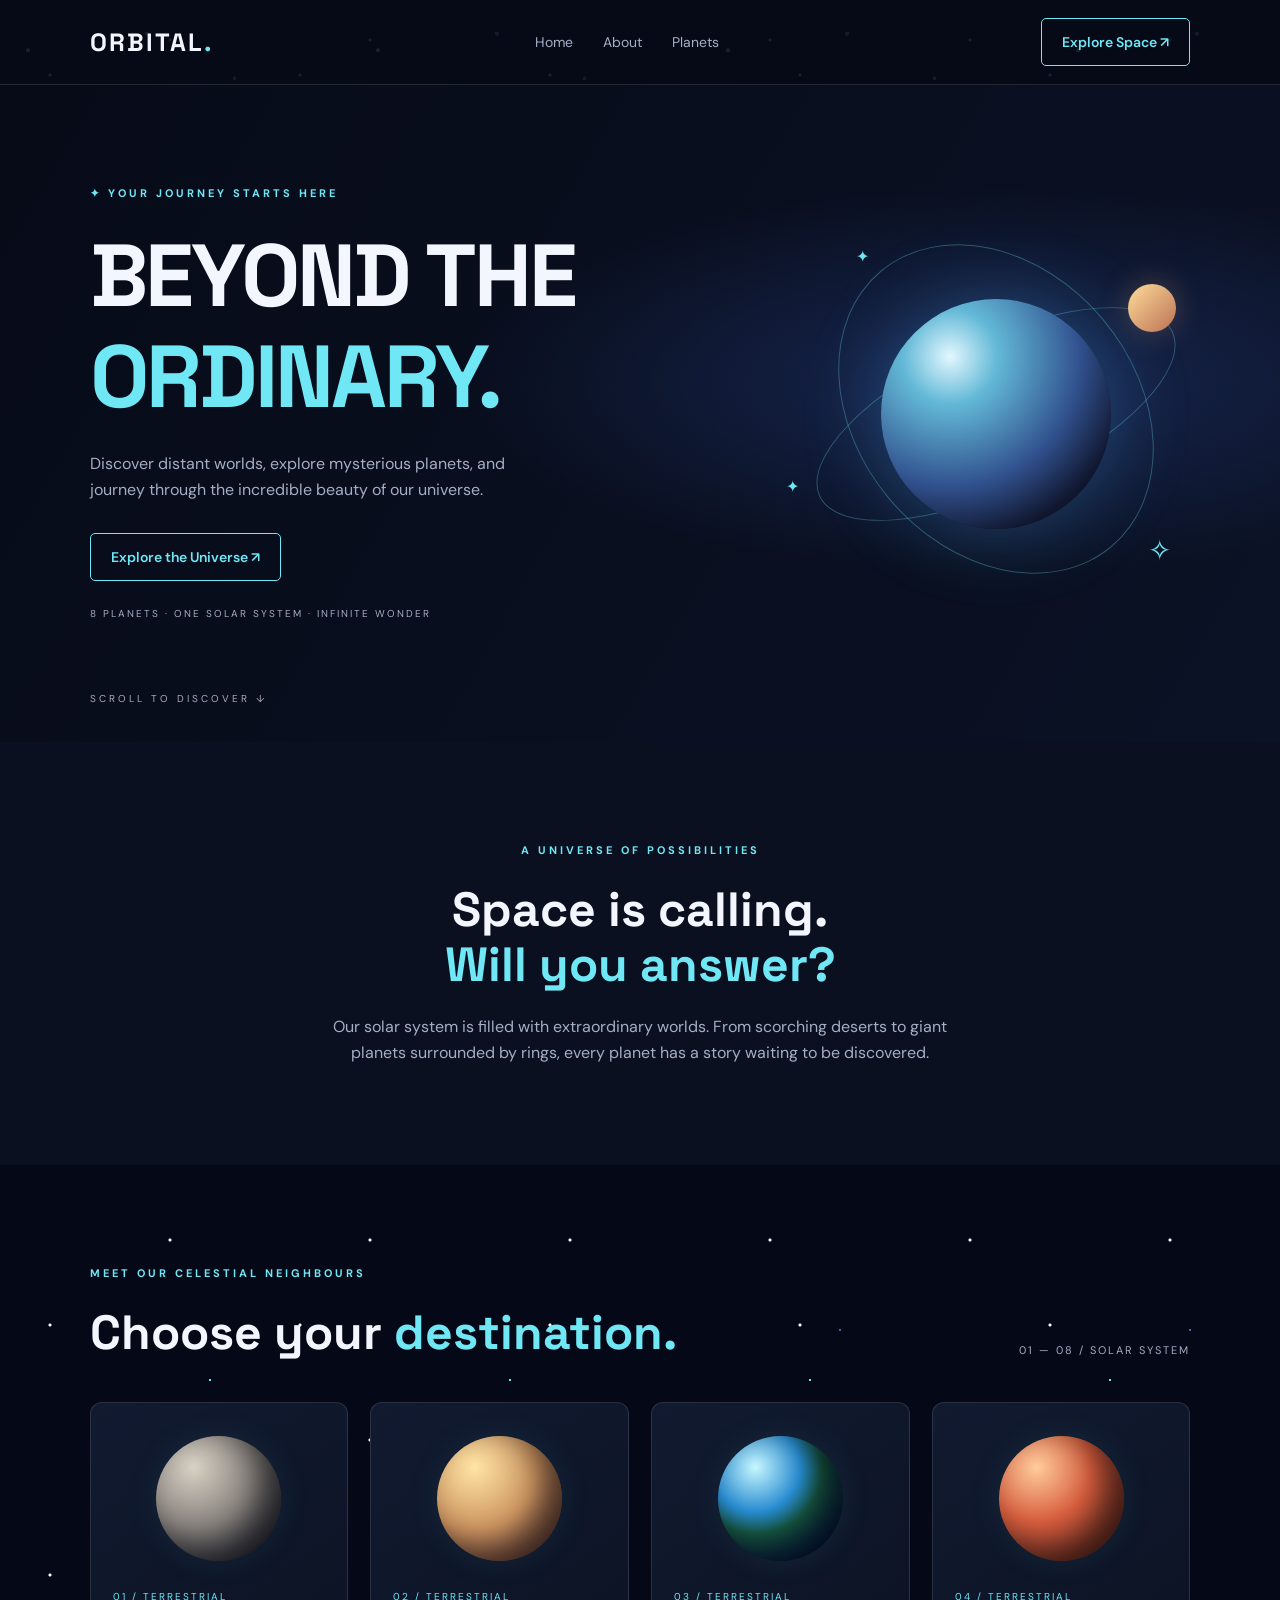
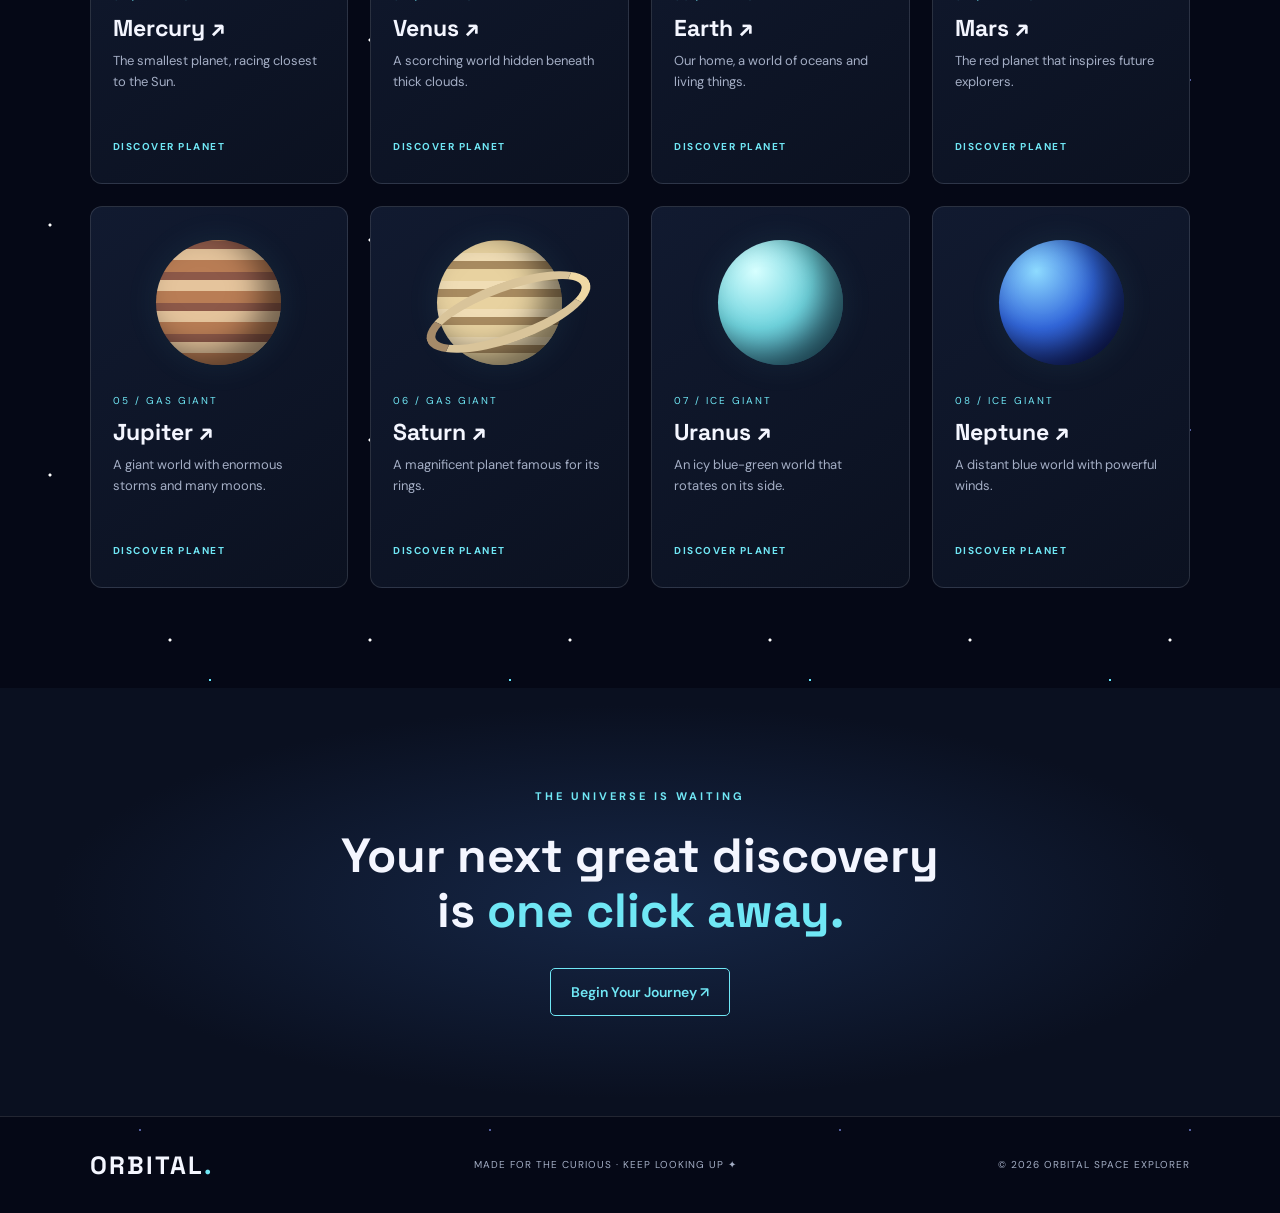
<file: index.html>
<!DOCTYPE html>
<html lang="en">
<head>
    <meta charset="UTF-8">
    <meta name="viewport" content="width=device-width, initial-scale=1.0">
    <title>ORBITAL | Beyond the Ordinary</title>
    <link rel="stylesheet" href="style.css">
</head>
<body>

<header class="navbar">
    <a href="index.html" class="logo">ORBITAL<span>.</span></a>

    <nav>
        <a href="index.html">Home</a>
        <a href="#about">About</a>
        <a href="#planets">Planets</a>
    </nav>

    <a href="explore.html" target="_blank"
       rel="noopener noreferrer" class="nav-button">
        Explore Space ↗
    </a>
</header>

<main>
    <section class="hero">
        <div class="hero-content">
            <p class="eyebrow">✦ YOUR JOURNEY STARTS HERE</p>

            <h1>BEYOND THE<br><span>ORDINARY.</span></h1>

            <p class="hero-text">
                Discover distant worlds, explore mysterious planets,
                and journey through the incredible beauty of our universe.
            </p>

            <a href="explore.html" target="_blank"
               rel="noopener noreferrer" class="main-button">
                Explore the Universe ↗
            </a>

            <p class="hero-note">8 PLANETS · ONE SOLAR SYSTEM · INFINITE WONDER</p>
        </div>

        <div class="solar-art" aria-label="Illustration of a planet">
            <div class="orbit orbit-one"></div>
            <div class="orbit orbit-two"></div>
            <div class="planet-large"></div>
            <div class="planet-small"></div>
            <div class="star star-one">✦</div>
            <div class="star star-two">✧</div>
            <div class="star star-three">✦</div>
        </div>

        <div class="scroll-label">SCROLL TO DISCOVER ↓</div>
    </section>

    <section class="intro section" id="about">
        <p class="eyebrow">A UNIVERSE OF POSSIBILITIES</p>
        <h2>Space is calling.<br><span>Will you answer?</span></h2>

        <p class="intro-text">
            Our solar system is filled with extraordinary worlds.
            From scorching deserts to giant planets surrounded by rings,
            every planet has a story waiting to be discovered.
        </p>
    </section>

    <section class="planets-section section" id="planets">
        <div class="section-heading">
            <div>
                <p class="eyebrow">MEET OUR CELESTIAL NEIGHBOURS</p>
                <h2>Choose your <span>destination.</span></h2>
            </div>
            <p>01 — 08 / SOLAR SYSTEM</p>
        </div>

        <div class="planet-grid">

            <a class="planet-card" href="Mercury.html"
               target="_blank" rel="noopener noreferrer">
                <div class="planet-image mercury"></div>
                <p class="planet-number">01 / TERRESTRIAL</p>
                <h3>Mercury ↗</h3>
                <p>The smallest planet, racing closest to the Sun.</p>
                <span class="card-link">DISCOVER PLANET</span>
            </a>

            <a class="planet-card" href="Venus.html"
               target="_blank" rel="noopener noreferrer">
                <div class="planet-image venus"></div>
                <p class="planet-number">02 / TERRESTRIAL</p>
                <h3>Venus ↗</h3>
                <p>A scorching world hidden beneath thick clouds.</p>
                <span class="card-link">DISCOVER PLANET</span>
            </a>

            <a class="planet-card" href="Earth.html"
               target="_blank" rel="noopener noreferrer">
                <div class="planet-image earth"></div>
                <p class="planet-number">03 / TERRESTRIAL</p>
                <h3>Earth ↗</h3>
                <p>Our home, a world of oceans and living things.</p>
                <span class="card-link">DISCOVER PLANET</span>
            </a>

            <a class="planet-card" href="Mars.html"
               target="_blank" rel="noopener noreferrer">
                <div class="planet-image mars"></div>
                <p class="planet-number">04 / TERRESTRIAL</p>
                <h3>Mars ↗</h3>
                <p>The red planet that inspires future explorers.</p>
                <span class="card-link">DISCOVER PLANET</span>
            </a>

            <a class="planet-card" href="Jupiter.html"
               target="_blank" rel="noopener noreferrer">
                <div class="planet-image jupiter"></div>
                <p class="planet-number">05 / GAS GIANT</p>
                <h3>Jupiter ↗</h3>
                <p>A giant world with enormous storms and many moons.</p>
                <span class="card-link">DISCOVER PLANET</span>
            </a>

            <a class="planet-card" href="Saturn.html"
               target="_blank" rel="noopener noreferrer">
                <div class="planet-image saturn"></div>
                <p class="planet-number">06 / GAS GIANT</p>
                <h3>Saturn ↗</h3>
                <p>A magnificent planet famous for its rings.</p>
                <span class="card-link">DISCOVER PLANET</span>
            </a>

            <a class="planet-card" href="Uranus.html"
               target="_blank" rel="noopener noreferrer">
                <div class="planet-image uranus"></div>
                <p class="planet-number">07 / ICE GIANT</p>
                <h3>Uranus ↗</h3>
                <p>An icy blue-green world that rotates on its side.</p>
                <span class="card-link">DISCOVER PLANET</span>
            </a>

            <a class="planet-card" href="Neptune.html"
               target="_blank" rel="noopener noreferrer">
                <div class="planet-image neptune"></div>
                <p class="planet-number">08 / ICE GIANT</p>
                <h3>Neptune ↗</h3>
                <p>A distant blue world with powerful winds.</p>
                <span class="card-link">DISCOVER PLANET</span>
            </a>

        </div>
    </section>

    <section class="mission">
        <p class="eyebrow">THE UNIVERSE IS WAITING</p>
        <h2>Your next great discovery<br>is <span>one click away.</span></h2>
        <a href="explore.html" target="_blank"
           rel="noopener noreferrer" class="main-button">
            Begin Your Journey ↗
        </a>
    </section>
</main>

<footer>
    <a href="index.html" class="logo">ORBITAL<span>.</span></a>
    <p>MADE FOR THE CURIOUS · KEEP LOOKING UP ✦</p>
    <p>© 2026 ORBITAL SPACE EXPLORER</p>
</footer>

</body>
</html>
</file>
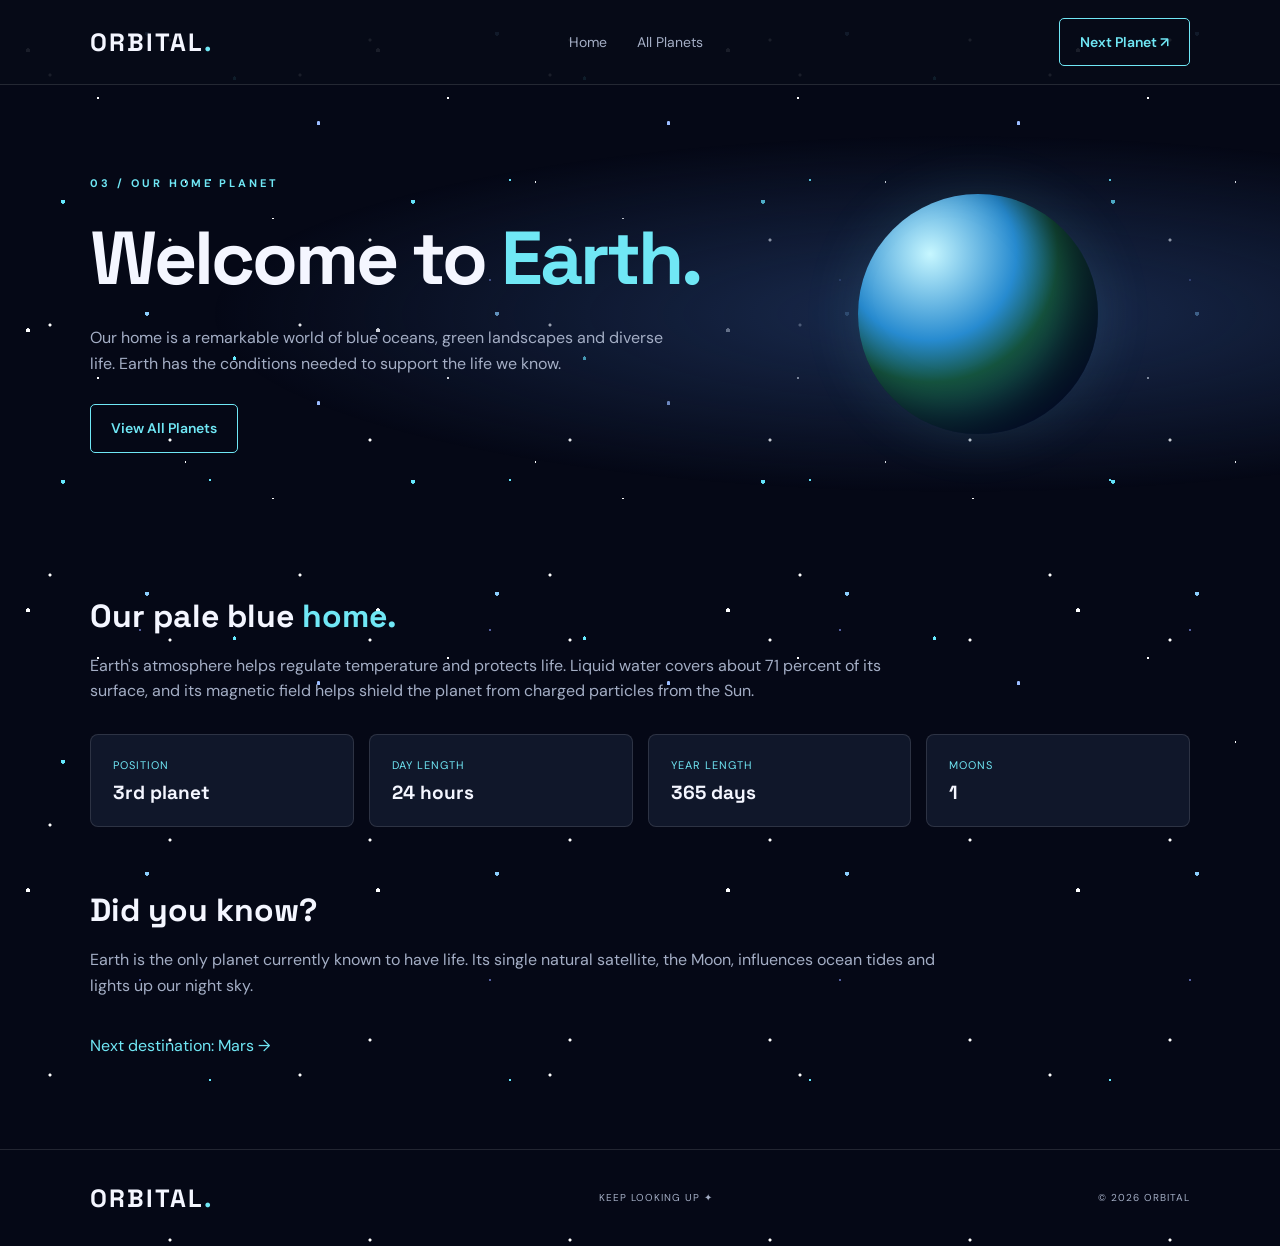
<file: Earth.html>
<!DOCTYPE html>
<html lang="en">
<head>
    <meta charset="UTF-8">
    <meta name="viewport" content="width=device-width, initial-scale=1.0">
    <title>Earth | ORBITAL</title>
    <link rel="stylesheet" href="style.css">
</head>
<body>
<header class="navbar">
    <a href="index.html" class="logo">ORBITAL<span>.</span></a>
    <nav><a href="index.html">Home</a><a href="explore.html">All Planets</a></nav>
    <a href="Mars.html" target="_blank" rel="noopener noreferrer" class="nav-button">Next Planet ↗</a>
</header>

<section class="detail-hero">
    <div>
        <p class="eyebrow">03 / OUR HOME PLANET</p>
        <h1>Welcome to <span>Earth.</span></h1>
        <p class="detail-copy">Our home is a remarkable world of blue oceans, green landscapes and diverse life. Earth has the conditions needed to support the life we know.</p>
        <a href="explore.html" class="main-button">View All Planets</a>
    </div>
    <div class="detail-planet earth"></div>
</section>

<section class="detail-content">
    <h2>Our pale blue <span>home.</span></h2>
    <p>Earth's atmosphere helps regulate temperature and protects life. Liquid water covers about 71 percent of its surface, and its magnetic field helps shield the planet from charged particles from the Sun.</p>
    <div class="fact-grid">
        <div class="fact-card"><p>POSITION</p><h3>3rd planet</h3></div>
        <div class="fact-card"><p>DAY LENGTH</p><h3>24 hours</h3></div>
        <div class="fact-card"><p>YEAR LENGTH</p><h3>365 days</h3></div>
        <div class="fact-card"><p>MOONS</p><h3>1</h3></div>
    </div>
    <h2>Did you know?</h2>
    <p>Earth is the only planet currently known to have life. Its single natural satellite, the Moon, influences ocean tides and lights up our night sky.</p>
    <a class="back-link" href="Mars.html" target="_blank" rel="noopener noreferrer">Next destination: Mars →</a>
</section>

<footer><a href="index.html" class="logo">ORBITAL<span>.</span></a><p>KEEP LOOKING UP ✦</p><p>© 2026 ORBITAL</p></footer>
</body>
</html>
</file>
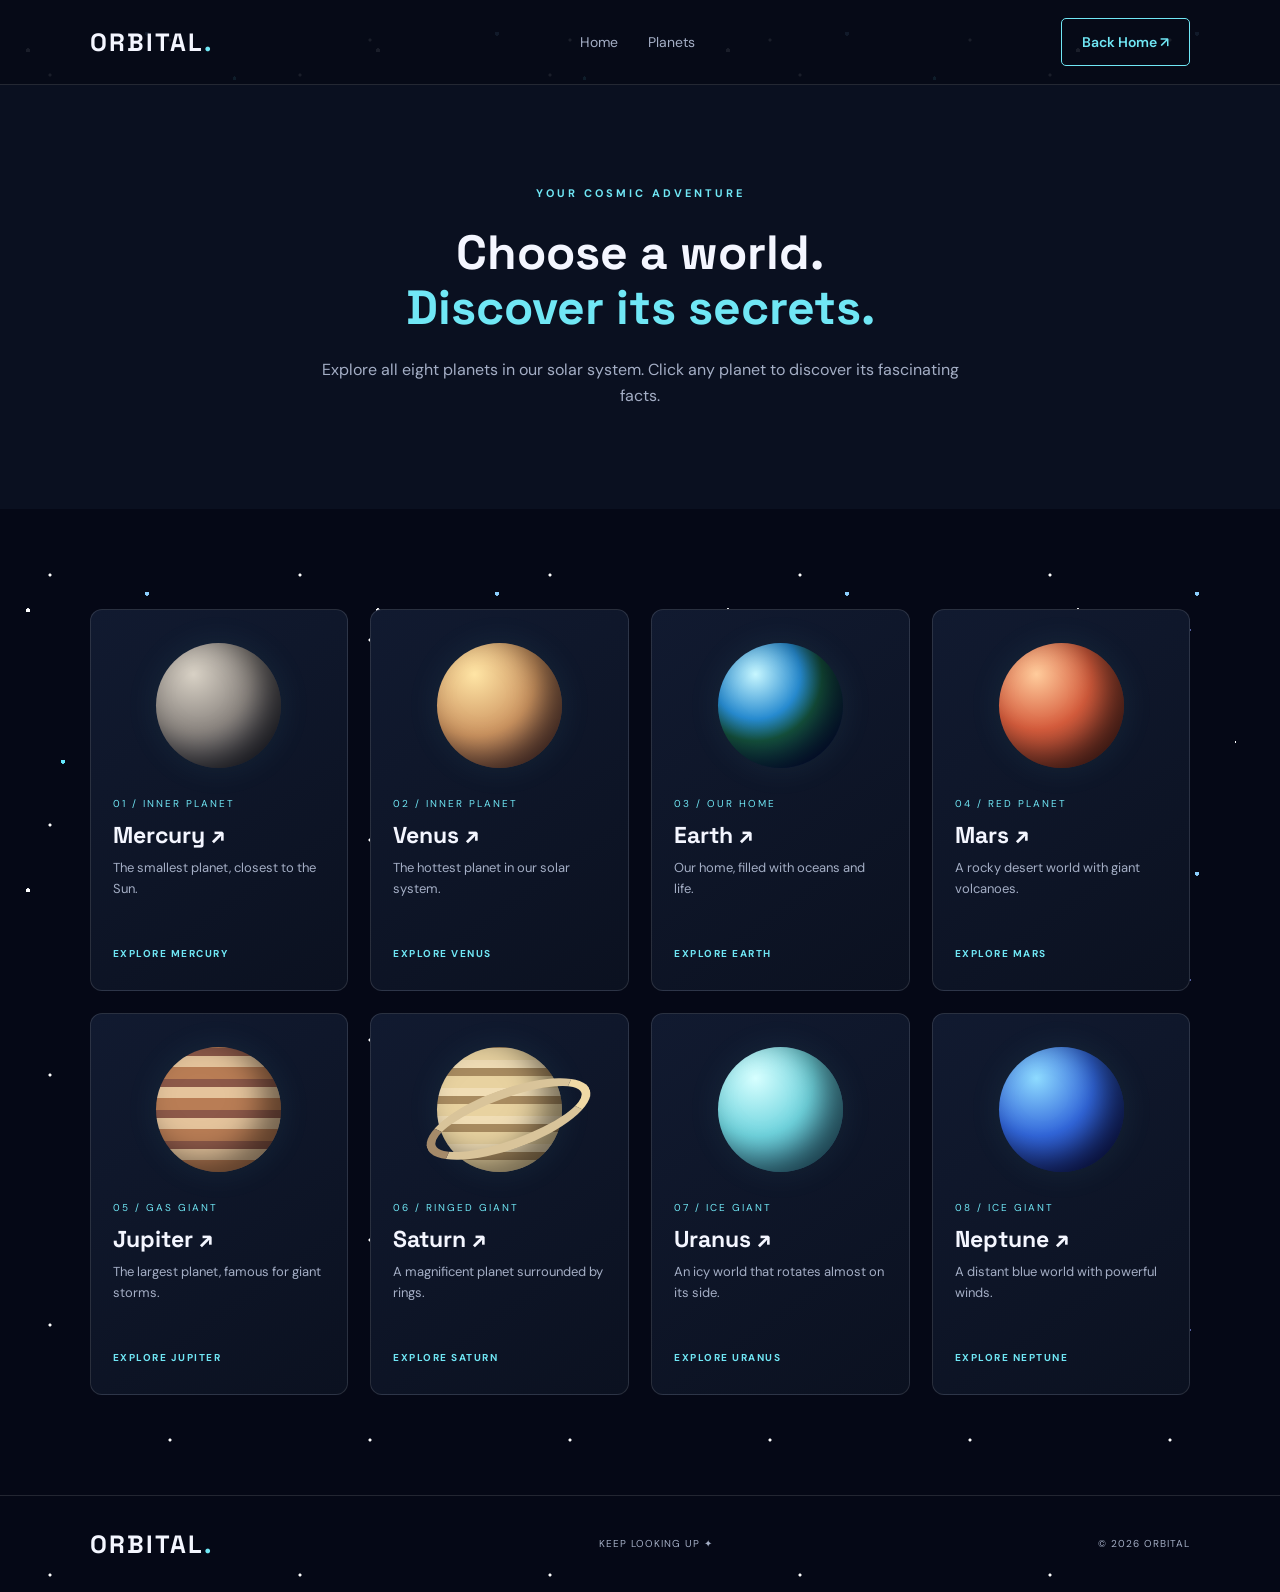
<file: explore.html>
<!DOCTYPE html>
<html lang="en">
<head>
    <meta charset="UTF-8">
    <meta name="viewport" content="width=device-width, initial-scale=1.0">
    <title>Explore Space | ORBITAL</title>
    <link rel="stylesheet" href="style.css">
</head>
<body>

<header class="navbar">
    <a href="index.html" class="logo">ORBITAL<span>.</span></a>
    <nav>
        <a href="index.html">Home</a>
        <a href="#destinations">Planets</a>
    </nav>
    <a href="index.html" class="nav-button">Back Home ↗</a>
</header>

<section class="intro section">
    <p class="eyebrow">YOUR COSMIC ADVENTURE</p>
    <h2>Choose a world.<br><span>Discover its secrets.</span></h2>
    <p class="intro-text">
        Explore all eight planets in our solar system.
        Click any planet to discover its fascinating facts.
    </p>
</section>

<section class="section" id="destinations">
    <div class="planet-grid">

        <a class="planet-card" href="Mercury.html" target="_blank" rel="noopener noreferrer">
            <div class="planet-image mercury"></div>
            <p class="planet-number">01 / INNER PLANET</p>
            <h3>Mercury ↗</h3>
            <p>The smallest planet, closest to the Sun.</p>
            <span class="card-link">EXPLORE MERCURY</span>
        </a>

        <a class="planet-card" href="Venus.html" target="_blank" rel="noopener noreferrer">
            <div class="planet-image venus"></div>
            <p class="planet-number">02 / INNER PLANET</p>
            <h3>Venus ↗</h3>
            <p>The hottest planet in our solar system.</p>
            <span class="card-link">EXPLORE VENUS</span>
        </a>

        <a class="planet-card" href="Earth.html" target="_blank" rel="noopener noreferrer">
            <div class="planet-image earth"></div>
            <p class="planet-number">03 / OUR HOME</p>
            <h3>Earth ↗</h3>
            <p>Our home, filled with oceans and life.</p>
            <span class="card-link">EXPLORE EARTH</span>
        </a>

        <a class="planet-card" href="Mars.html" target="_blank" rel="noopener noreferrer">
            <div class="planet-image mars"></div>
            <p class="planet-number">04 / RED PLANET</p>
            <h3>Mars ↗</h3>
            <p>A rocky desert world with giant volcanoes.</p>
            <span class="card-link">EXPLORE MARS</span>
        </a>

        <a class="planet-card" href="Jupiter.html" target="_blank" rel="noopener noreferrer">
            <div class="planet-image jupiter"></div>
            <p class="planet-number">05 / GAS GIANT</p>
            <h3>Jupiter ↗</h3>
            <p>The largest planet, famous for giant storms.</p>
            <span class="card-link">EXPLORE JUPITER</span>
        </a>

        <a class="planet-card" href="Saturn.html" target="_blank" rel="noopener noreferrer">
            <div class="planet-image saturn"></div>
            <p class="planet-number">06 / RINGED GIANT</p>
            <h3>Saturn ↗</h3>
            <p>A magnificent planet surrounded by rings.</p>
            <span class="card-link">EXPLORE SATURN</span>
        </a>

        <a class="planet-card" href="Uranus.html" target="_blank" rel="noopener noreferrer">
            <div class="planet-image uranus"></div>
            <p class="planet-number">07 / ICE GIANT</p>
            <h3>Uranus ↗</h3>
            <p>An icy world that rotates almost on its side.</p>
            <span class="card-link">EXPLORE URANUS</span>
        </a>

        <a class="planet-card" href="Neptune.html" target="_blank" rel="noopener noreferrer">
            <div class="planet-image neptune"></div>
            <p class="planet-number">08 / ICE GIANT</p>
            <h3>Neptune ↗</h3>
            <p>A distant blue world with powerful winds.</p>
            <span class="card-link">EXPLORE NEPTUNE</span>
        </a>

    </div>
</section>

<footer>
    <a href="index.html" class="logo">ORBITAL<span>.</span></a>
    <p>KEEP LOOKING UP ✦</p>
    <p>© 2026 ORBITAL</p>
</footer>

</body>
</html>
</file>
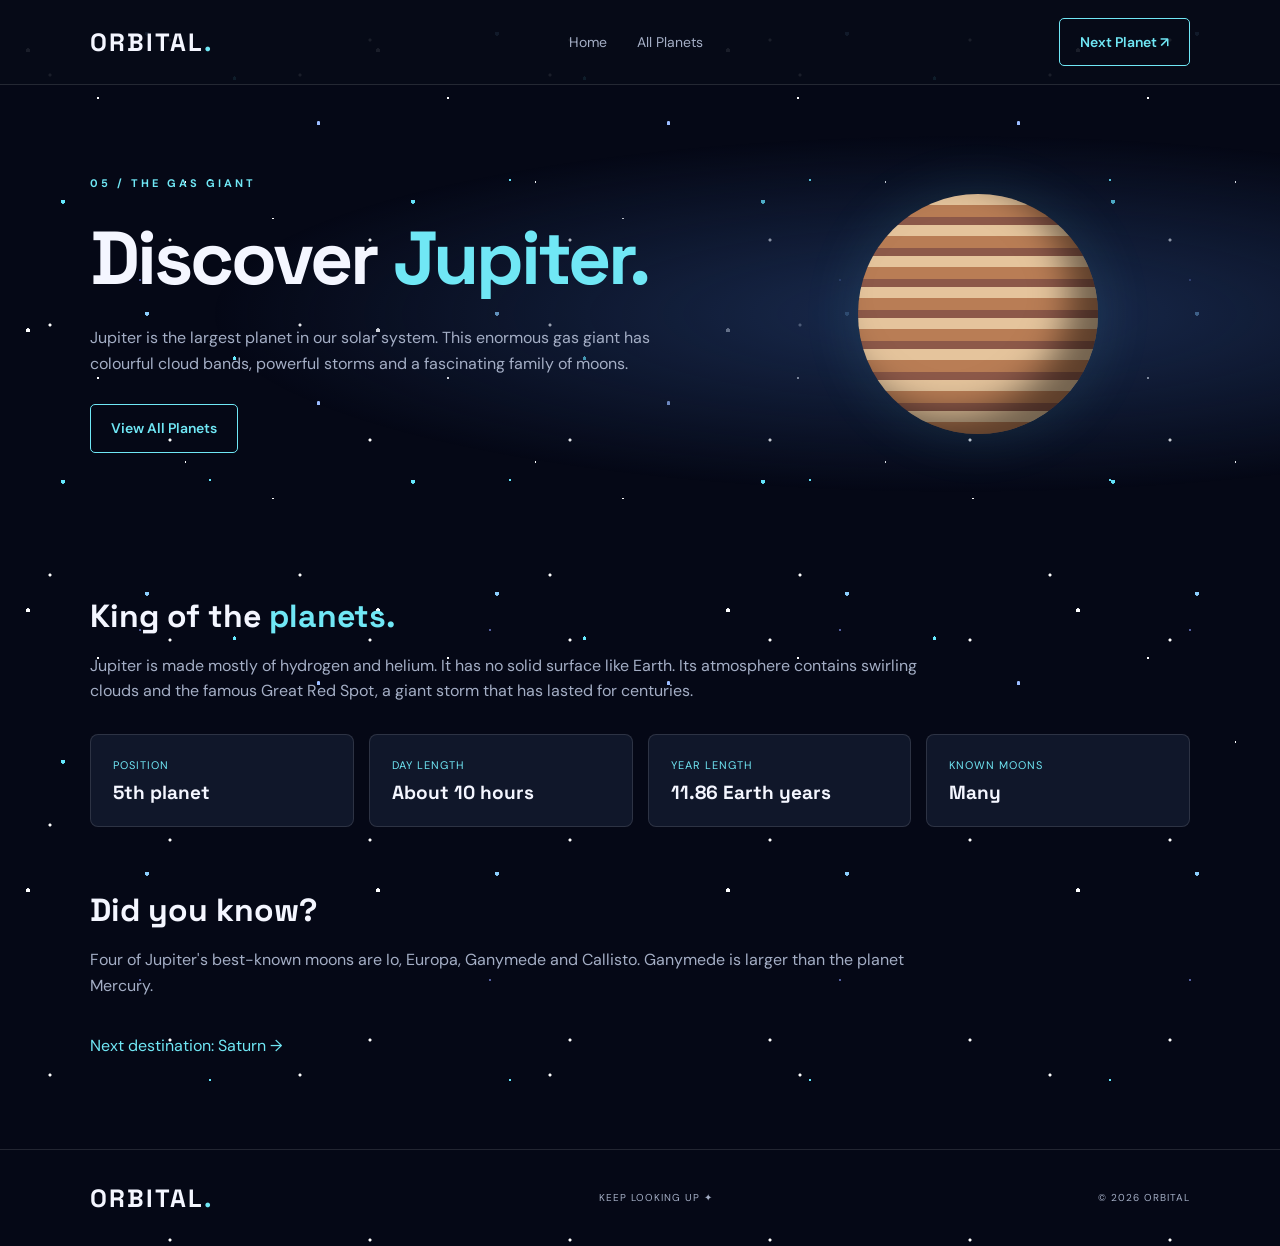
<file: Jupiter.html>
<!DOCTYPE html>
<html lang="en">
<head>
    <meta charset="UTF-8">
    <meta name="viewport" content="width=device-width, initial-scale=1.0">
    <title>Jupiter | ORBITAL</title>
    <link rel="stylesheet" href="style.css">
</head>
<body>
<header class="navbar">
    <a href="index.html" class="logo">ORBITAL<span>.</span></a>
    <nav><a href="index.html">Home</a><a href="explore.html">All Planets</a></nav>
    <a href="Saturn.html" target="_blank" rel="noopener noreferrer" class="nav-button">Next Planet ↗</a>
</header>

<section class="detail-hero">
    <div>
        <p class="eyebrow">05 / THE GAS GIANT</p>
        <h1>Discover <span>Jupiter.</span></h1>
        <p class="detail-copy">Jupiter is the largest planet in our solar system. This enormous gas giant has colourful cloud bands, powerful storms and a fascinating family of moons.</p>
        <a href="explore.html" class="main-button">View All Planets</a>
    </div>
    <div class="detail-planet jupiter"></div>
</section>

<section class="detail-content">
    <h2>King of the <span>planets.</span></h2>
    <p>Jupiter is made mostly of hydrogen and helium. It has no solid surface like Earth. Its atmosphere contains swirling clouds and the famous Great Red Spot, a giant storm that has lasted for centuries.</p>
    <div class="fact-grid">
        <div class="fact-card"><p>POSITION</p><h3>5th planet</h3></div>
        <div class="fact-card"><p>DAY LENGTH</p><h3>About 10 hours</h3></div>
        <div class="fact-card"><p>YEAR LENGTH</p><h3>11.86 Earth years</h3></div>
        <div class="fact-card"><p>KNOWN MOONS</p><h3>Many</h3></div>
    </div>
    <h2>Did you know?</h2>
    <p>Four of Jupiter's best-known moons are Io, Europa, Ganymede and Callisto. Ganymede is larger than the planet Mercury.</p>
    <a class="back-link" href="Saturn.html" target="_blank" rel="noopener noreferrer">Next destination: Saturn →</a>
</section>

<footer><a href="index.html" class="logo">ORBITAL<span>.</span></a><p>KEEP LOOKING UP ✦</p><p>© 2026 ORBITAL</p></footer>
</body>
</html>
</file>
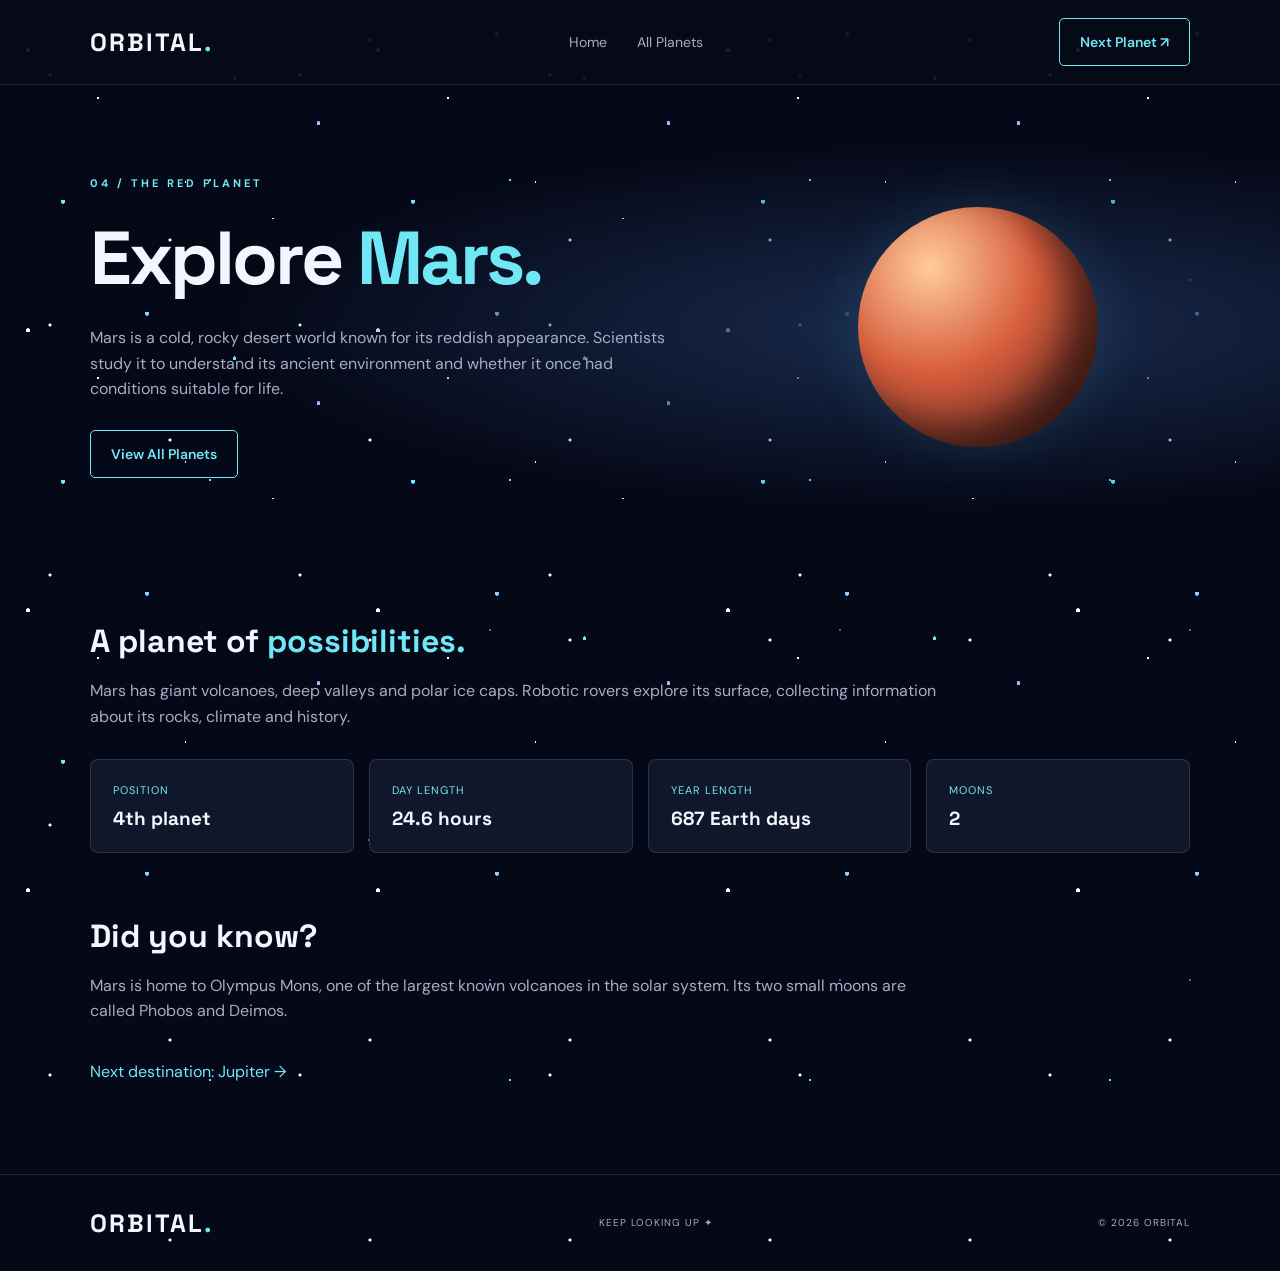
<file: Mars.html>
<!DOCTYPE html>
<html lang="en">
<head>
    <meta charset="UTF-8">
    <meta name="viewport" content="width=device-width, initial-scale=1.0">
    <title>Mars | ORBITAL</title>
    <link rel="stylesheet" href="style.css">
</head>
<body>
<header class="navbar">
    <a href="index.html" class="logo">ORBITAL<span>.</span></a>
    <nav><a href="index.html">Home</a><a href="explore.html">All Planets</a></nav>
    <a href="Jupiter.html" target="_blank" rel="noopener noreferrer" class="nav-button">Next Planet ↗</a>
</header>

<section class="detail-hero">
    <div>
        <p class="eyebrow">04 / THE RED PLANET</p>
        <h1>Explore <span>Mars.</span></h1>
        <p class="detail-copy">Mars is a cold, rocky desert world known for its reddish appearance. Scientists study it to understand its ancient environment and whether it once had conditions suitable for life.</p>
        <a href="explore.html" class="main-button">View All Planets</a>
    </div>
    <div class="detail-planet mars"></div>
</section>

<section class="detail-content">
    <h2>A planet of <span>possibilities.</span></h2>
    <p>Mars has giant volcanoes, deep valleys and polar ice caps. Robotic rovers explore its surface, collecting information about its rocks, climate and history.</p>
    <div class="fact-grid">
        <div class="fact-card"><p>POSITION</p><h3>4th planet</h3></div>
        <div class="fact-card"><p>DAY LENGTH</p><h3>24.6 hours</h3></div>
        <div class="fact-card"><p>YEAR LENGTH</p><h3>687 Earth days</h3></div>
        <div class="fact-card"><p>MOONS</p><h3>2</h3></div>
    </div>
    <h2>Did you know?</h2>
    <p>Mars is home to Olympus Mons, one of the largest known volcanoes in the solar system. Its two small moons are called Phobos and Deimos.</p>
    <a class="back-link" href="Jupiter.html" target="_blank" rel="noopener noreferrer">Next destination: Jupiter →</a>
</section>

<footer><a href="index.html" class="logo">ORBITAL<span>.</span></a><p>KEEP LOOKING UP ✦</p><p>© 2026 ORBITAL</p></footer>
</body>
</html>
</file>
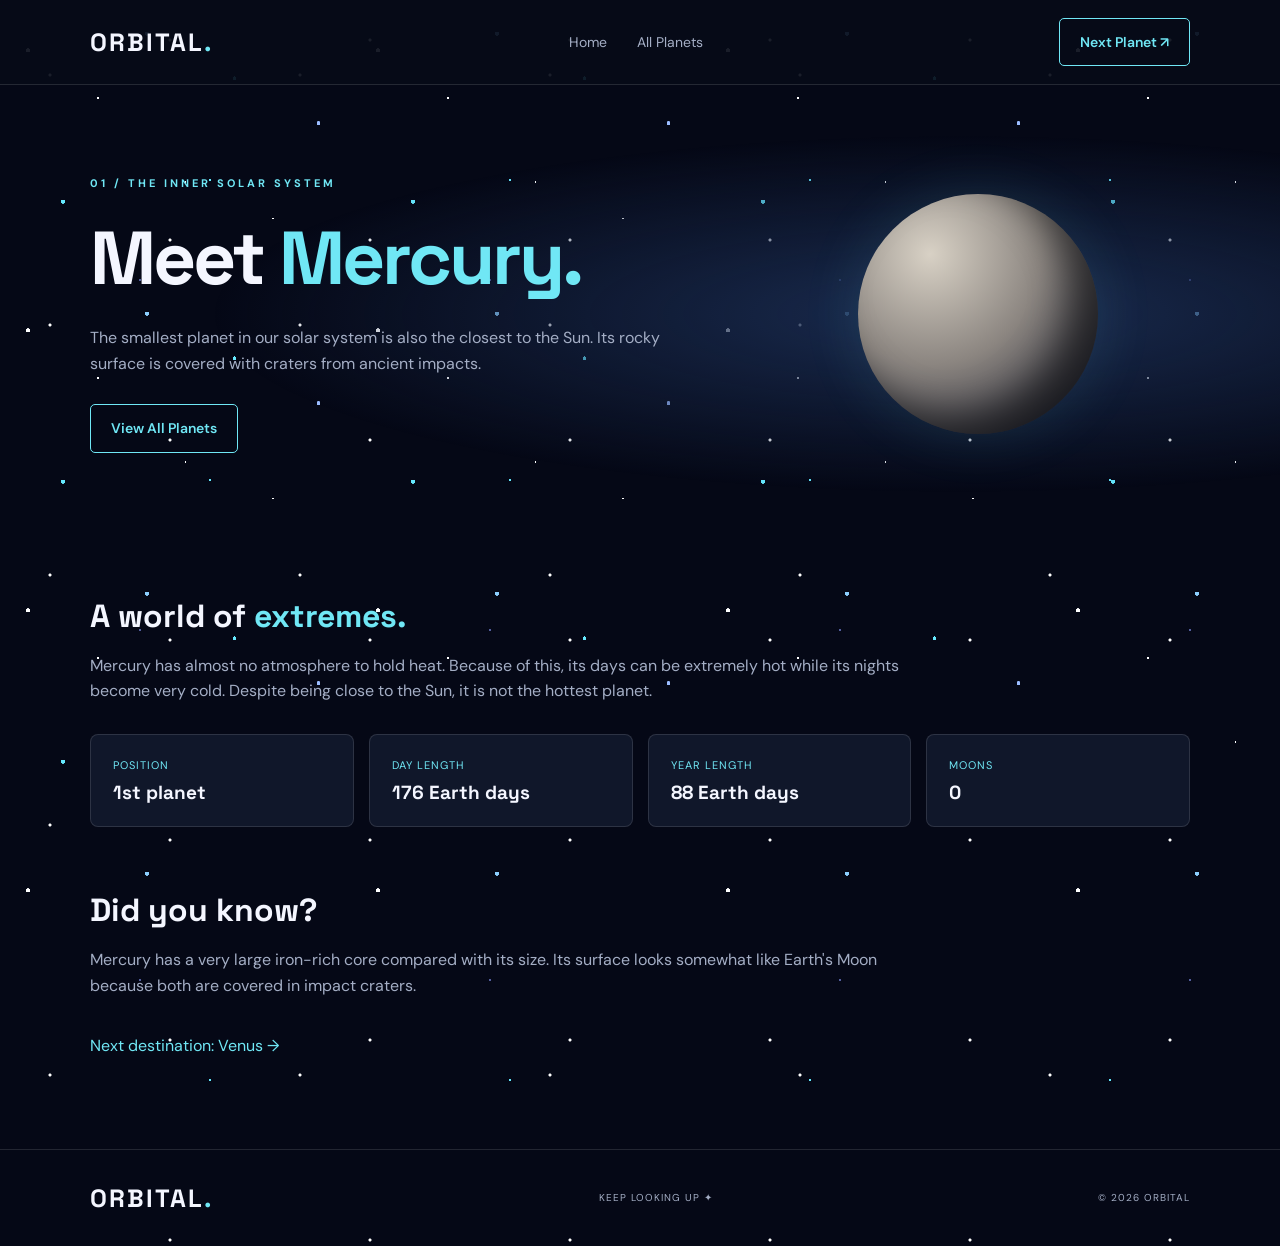
<file: Mercury.html>
<!DOCTYPE html>
<html lang="en">
<head>
    <meta charset="UTF-8">
    <meta name="viewport" content="width=device-width, initial-scale=1.0">
    <title>Mercury | ORBITAL</title>
    <link rel="stylesheet" href="style.css">
</head>
<body>
<header class="navbar">
    <a href="index.html" class="logo">ORBITAL<span>.</span></a>
    <nav><a href="index.html">Home</a><a href="explore.html">All Planets</a></nav>
    <a href="Venus.html" target="_blank" rel="noopener noreferrer" class="nav-button">Next Planet ↗</a>
</header>

<section class="detail-hero">
    <div>
        <p class="eyebrow">01 / THE INNER SOLAR SYSTEM</p>
        <h1>Meet <span>Mercury.</span></h1>
        <p class="detail-copy">The smallest planet in our solar system is also the closest to the Sun. Its rocky surface is covered with craters from ancient impacts.</p>
        <a href="explore.html" class="main-button">View All Planets</a>
    </div>
    <div class="detail-planet mercury"></div>
</section>

<section class="detail-content">
    <h2>A world of <span>extremes.</span></h2>
    <p>Mercury has almost no atmosphere to hold heat. Because of this, its days can be extremely hot while its nights become very cold. Despite being close to the Sun, it is not the hottest planet.</p>
    <div class="fact-grid">
        <div class="fact-card"><p>POSITION</p><h3>1st planet</h3></div>
        <div class="fact-card"><p>DAY LENGTH</p><h3>176 Earth days</h3></div>
        <div class="fact-card"><p>YEAR LENGTH</p><h3>88 Earth days</h3></div>
        <div class="fact-card"><p>MOONS</p><h3>0</h3></div>
    </div>
    <h2>Did you know?</h2>
    <p>Mercury has a very large iron-rich core compared with its size. Its surface looks somewhat like Earth's Moon because both are covered in impact craters.</p>
    <a class="back-link" href="Venus.html" target="_blank" rel="noopener noreferrer">Next destination: Venus →</a>
</section>

<footer><a href="index.html" class="logo">ORBITAL<span>.</span></a><p>KEEP LOOKING UP ✦</p><p>© 2026 ORBITAL</p></footer>
</body>
</html>
</file>
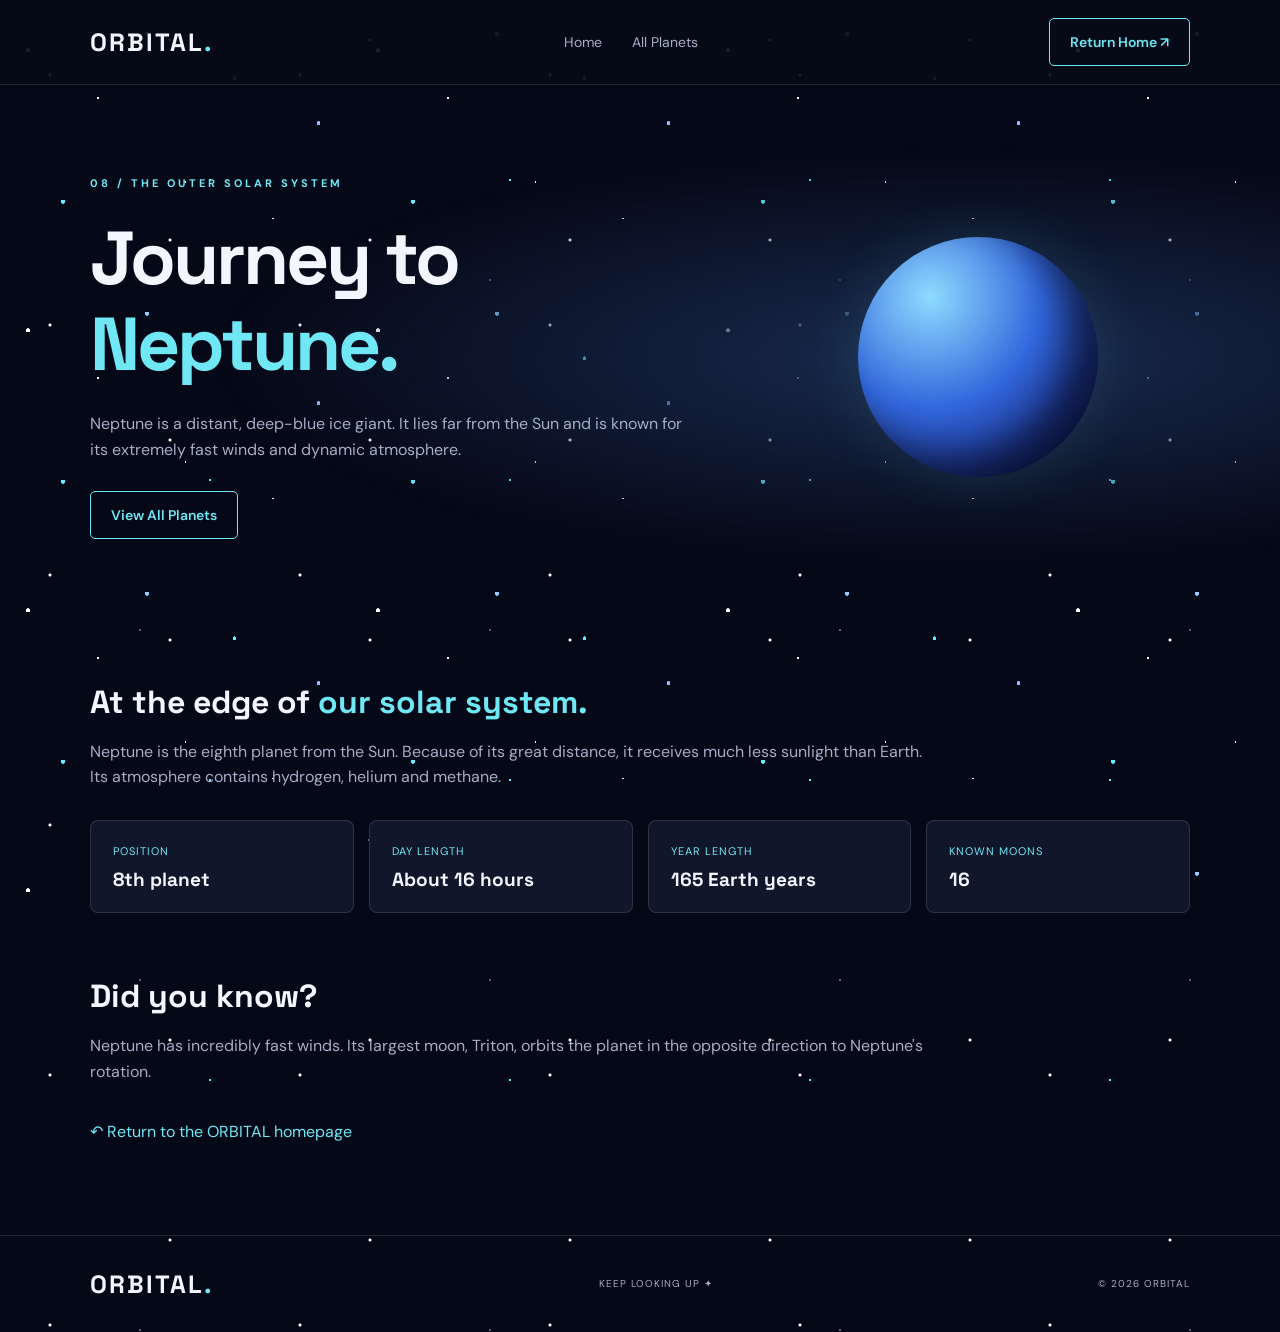
<file: Neptune.html>
<!DOCTYPE html>
<html lang="en">
<head>
    <meta charset="UTF-8">
    <meta name="viewport" content="width=device-width, initial-scale=1.0">
    <title>Neptune | ORBITAL</title>
    <link rel="stylesheet" href="style.css">
</head>
<body>

<header class="navbar">
    <a href="index.html" class="logo">ORBITAL<span>.</span></a>
    <nav>
        <a href="index.html">Home</a>
        <a href="explore.html">All Planets</a>
    </nav>
    <a href="index.html" class="nav-button">Return Home ↗</a>
</header>

<section class="detail-hero">
    <div>
        <p class="eyebrow">08 / THE OUTER SOLAR SYSTEM</p>
        <h1>Journey to <span>Neptune.</span></h1>
        <p class="detail-copy">
            Neptune is a distant, deep-blue ice giant.
            It lies far from the Sun and is known for its
            extremely fast winds and dynamic atmosphere.
        </p>
        <a href="explore.html" class="main-button">View All Planets</a>
    </div>

    <div class="detail-planet neptune"></div>
</section>

<section class="detail-content">
    <h2>At the edge of <span>our solar system.</span></h2>

    <p>
        Neptune is the eighth planet from the Sun.
        Because of its great distance, it receives much
        less sunlight than Earth. Its atmosphere contains
        hydrogen, helium and methane.
    </p>

    <div class="fact-grid">
        <div class="fact-card">
            <p>POSITION</p>
            <h3>8th planet</h3>
        </div>

        <div class="fact-card">
            <p>DAY LENGTH</p>
            <h3>About 16 hours</h3>
        </div>

        <div class="fact-card">
            <p>YEAR LENGTH</p>
            <h3>165 Earth years</h3>
        </div>

        <div class="fact-card">
            <p>KNOWN MOONS</p>
            <h3>16</h3>
        </div>
    </div>

    <h2>Did you know?</h2>

    <p>
        Neptune has incredibly fast winds. Its largest moon,
        Triton, orbits the planet in the opposite direction
        to Neptune's rotation.
    </p>

    <a class="back-link" href="index.html">
        ↶ Return to the ORBITAL homepage
    </a>
</section>

<footer>
    <a href="index.html" class="logo">ORBITAL<span>.</span></a>
    <p>KEEP LOOKING UP ✦</p>
    <p>© 2026 ORBITAL</p>
</footer>

</body>
</html>
</file>
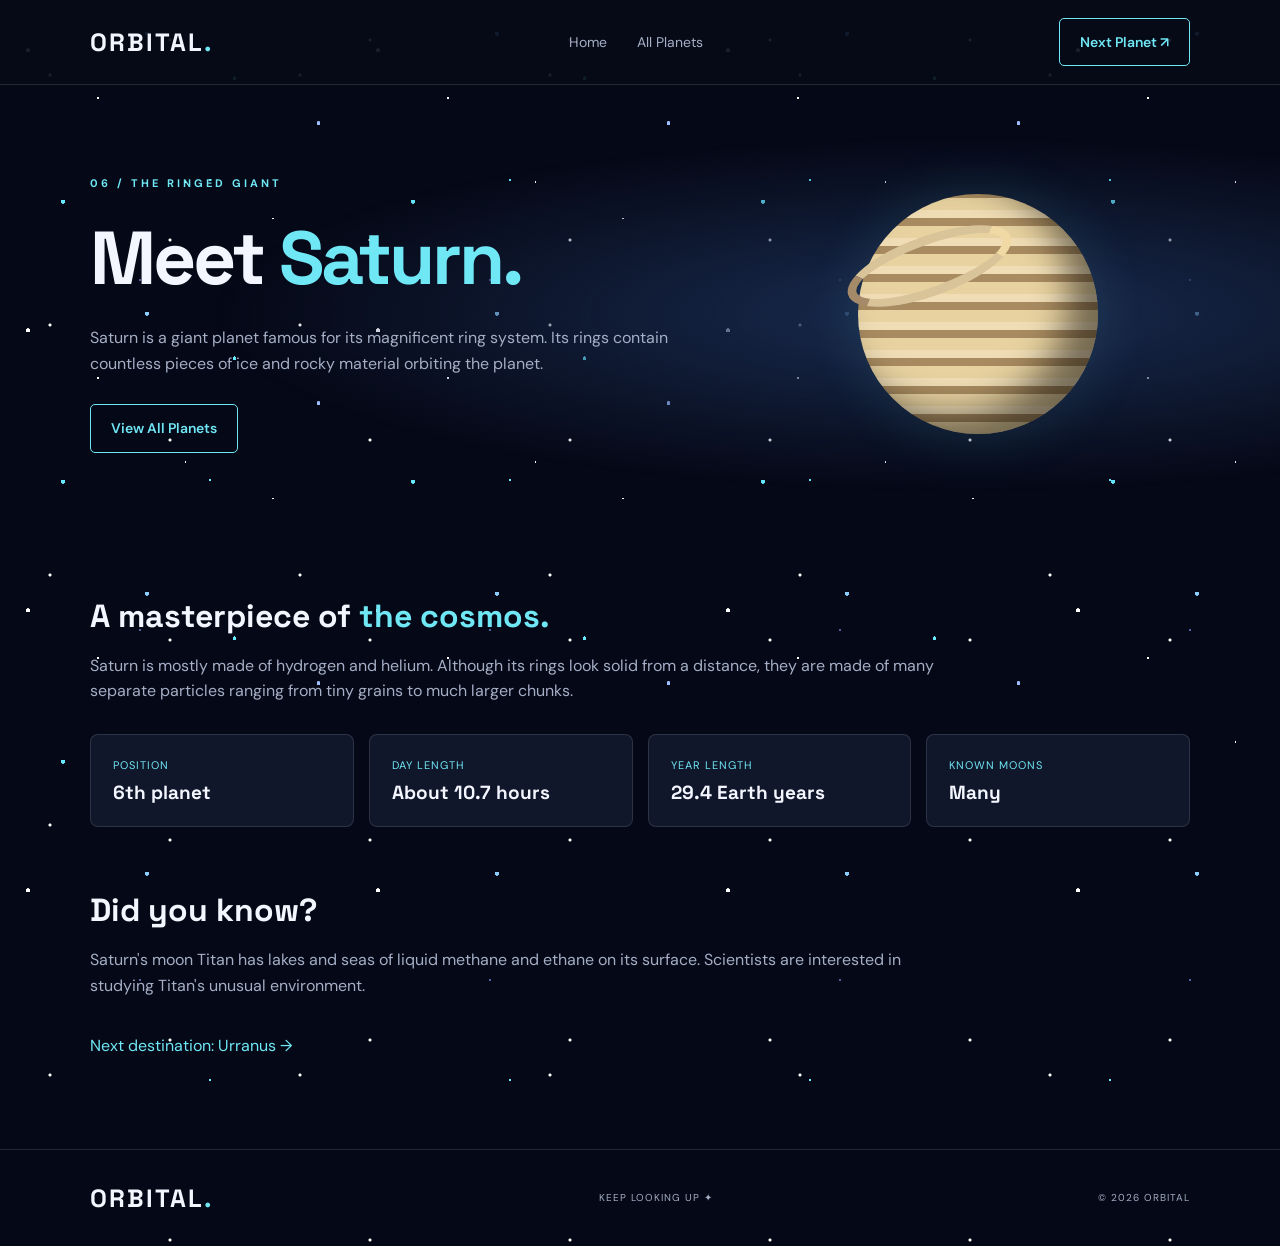
<file: Saturn.html>
<!DOCTYPE html>
<html lang="en">
<head>
    <meta charset="UTF-8">
    <meta name="viewport" content="width=device-width, initial-scale=1.0">
    <title>Saturn | ORBITAL</title>
    <link rel="stylesheet" href="style.css">
</head>
<body>
<header class="navbar">
    <a href="index.html" class="logo">ORBITAL<span>.</span></a>
    <nav><a href="index.html">Home</a><a href="explore.html">All Planets</a></nav>
    <a href="Uranus.html" target="_blank" rel="noopener noreferrer" class="nav-button">Next Planet ↗</a>
</header>

<section class="detail-hero">
    <div>
        <p class="eyebrow">06 / THE RINGED GIANT</p>
        <h1>Meet <span>Saturn.</span></h1>
        <p class="detail-copy">Saturn is a giant planet famous for its magnificent ring system. Its rings contain countless pieces of ice and rocky material orbiting the planet.</p>
        <a href="explore.html" class="main-button">View All Planets</a>
    </div>
    <div class="detail-planet saturn"></div>
</section>

<section class="detail-content">
    <h2>A masterpiece of <span>the cosmos.</span></h2>
    <p>Saturn is mostly made of hydrogen and helium. Although its rings look solid from a distance, they are made of many separate particles ranging from tiny grains to much larger chunks.</p>
    <div class="fact-grid">
        <div class="fact-card"><p>POSITION</p><h3>6th planet</h3></div>
        <div class="fact-card"><p>DAY LENGTH</p><h3>About 10.7 hours</h3></div>
        <div class="fact-card"><p>YEAR LENGTH</p><h3>29.4 Earth years</h3></div>
        <div class="fact-card"><p>KNOWN MOONS</p><h3>Many</h3></div>
    </div>
    <h2>Did you know?</h2>
    <p>Saturn's moon Titan has lakes and seas of liquid methane and ethane on its surface. Scientists are interested in studying Titan's unusual environment.</p>
    <a class="back-link" href="Urranus.html" target="_blank" rel="noopener noreferrer">Next destination: Urranus →</a>
</section>

<footer><a href="index.html" class="logo">ORBITAL<span>.</span></a><p>KEEP LOOKING UP ✦</p><p>© 2026 ORBITAL</p></footer>
</body>
</html>
</file>
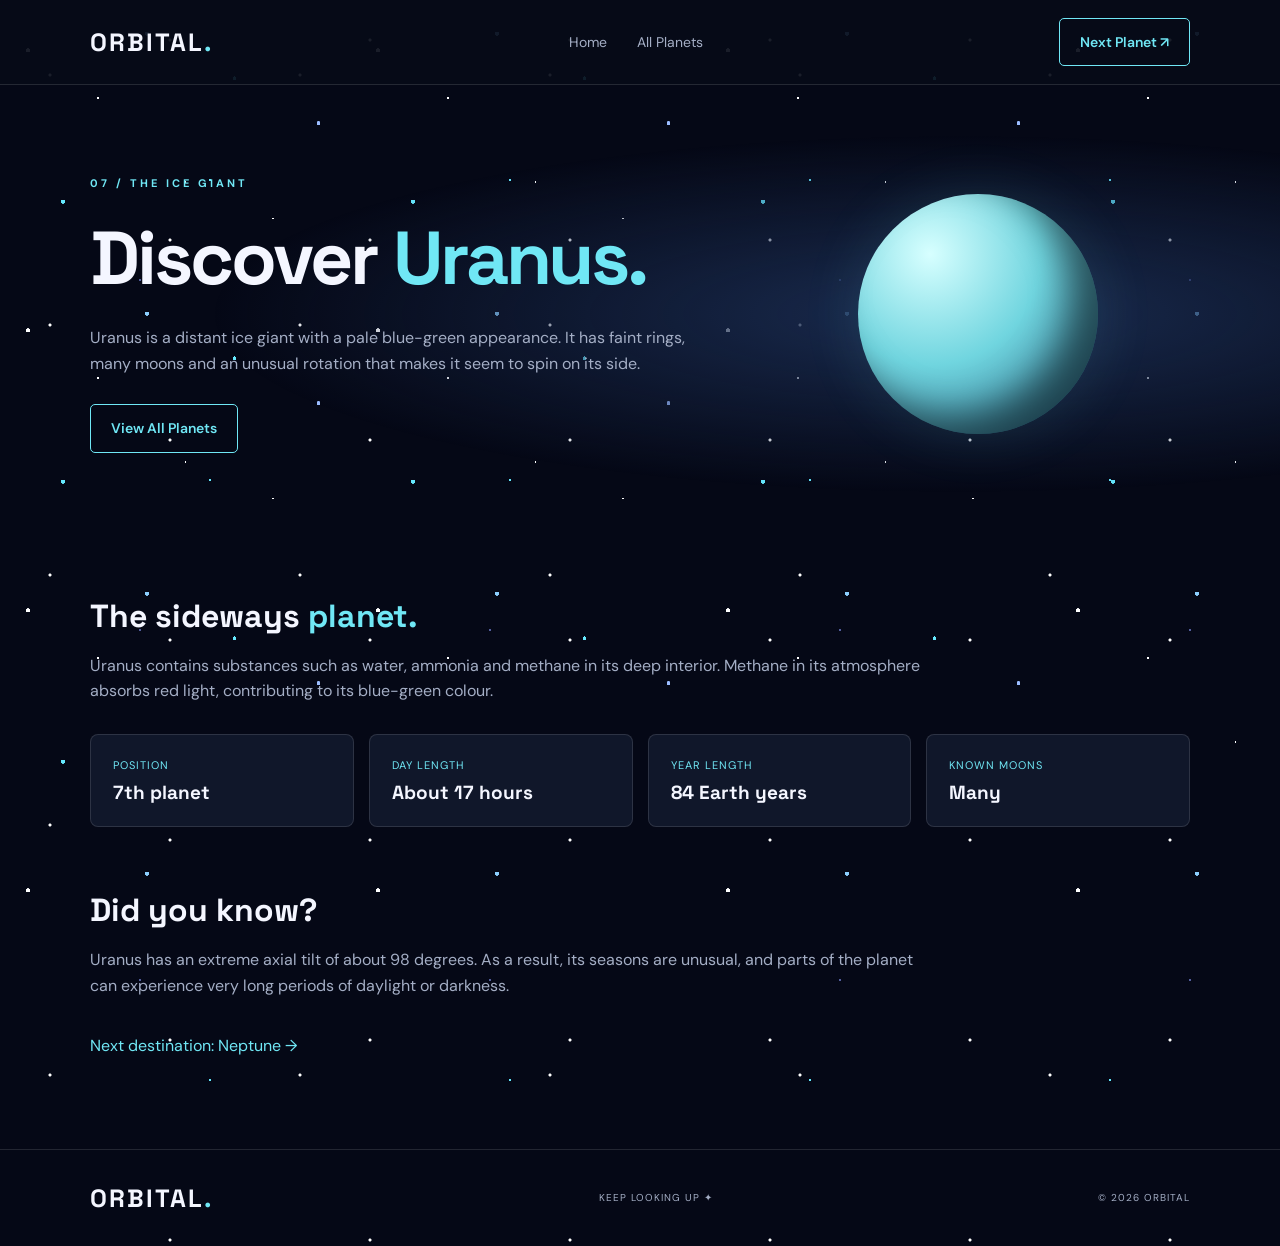
<file: Uranus.html>
<!DOCTYPE html>
<html lang="en">
<head>
    <meta charset="UTF-8">
    <meta name="viewport" content="width=device-width, initial-scale=1.0">
    <title>Uranus | ORBITAL</title>
    <link rel="stylesheet" href="style.css">
</head>
<body>
<header class="navbar">
    <a href="index.html" class="logo">ORBITAL<span>.</span></a>
    <nav><a href="index.html">Home</a><a href="explore.html">All Planets</a></nav>
    <a href="Neptune.html" target="_blank" rel="noopener noreferrer" class="nav-button">Next Planet ↗</a>
</header>

<section class="detail-hero">
    <div>
        <p class="eyebrow">07 / THE ICE GIANT</p>
        <h1>Discover <span>Uranus.</span></h1>
        <p class="detail-copy">Uranus is a distant ice giant with a pale blue-green appearance. It has faint rings, many moons and an unusual rotation that makes it seem to spin on its side.</p>
        <a href="explore.html" class="main-button">View All Planets</a>
    </div>
    <div class="detail-planet uranus"></div>
</section>

<section class="detail-content">
    <h2>The sideways <span>planet.</span></h2>
    <p>Uranus contains substances such as water, ammonia and methane in its deep interior. Methane in its atmosphere absorbs red light, contributing to its blue-green colour.</p>
    <div class="fact-grid">
        <div class="fact-card"><p>POSITION</p><h3>7th planet</h3></div>
        <div class="fact-card"><p>DAY LENGTH</p><h3>About 17 hours</h3></div>
        <div class="fact-card"><p>YEAR LENGTH</p><h3>84 Earth years</h3></div>
        <div class="fact-card"><p>KNOWN MOONS</p><h3>Many</h3></div>
    </div>
    <h2>Did you know?</h2>
    <p>Uranus has an extreme axial tilt of about 98 degrees. As a result, its seasons are unusual, and parts of the planet can experience very long periods of daylight or darkness.</p>
    <a class="back-link" href="Neptune.html" target="_blank" rel="noopener noreferrer">Next destination: Neptune →</a>
</section>

<footer><a href="index.html" class="logo">ORBITAL<span>.</span></a><p>KEEP LOOKING UP ✦</p><p>© 2026 ORBITAL</p></footer>
</body>
</html>
</file>
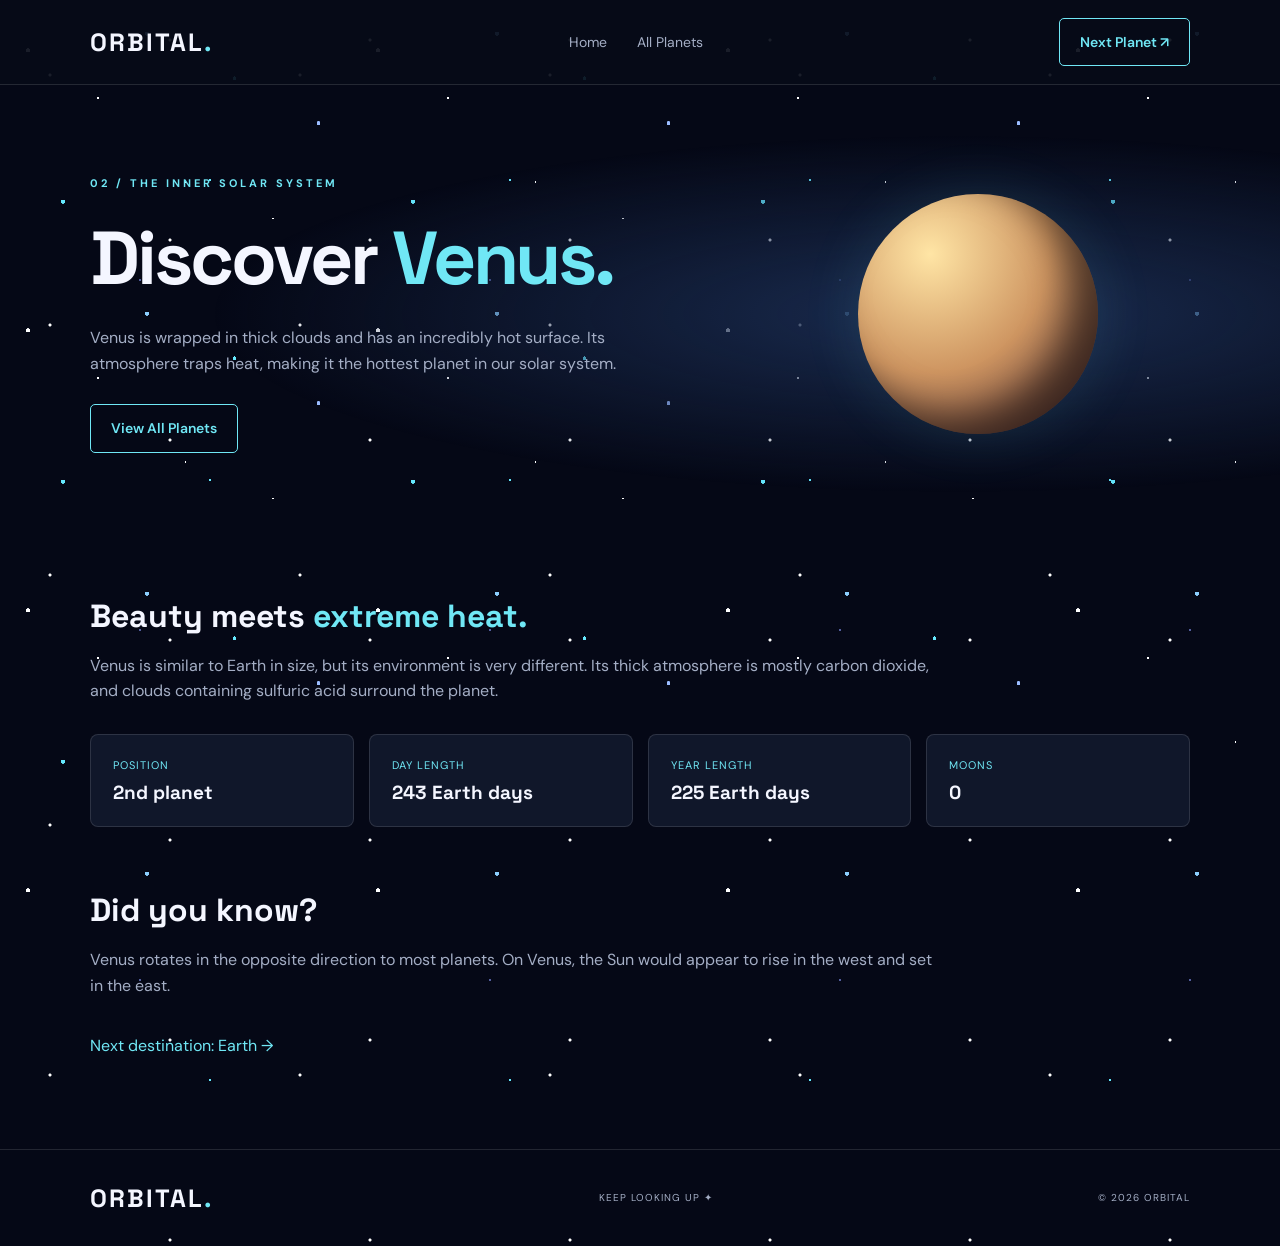
<file: Venus.html>
<!DOCTYPE html>
<html lang="en">
<head>
    <meta charset="UTF-8">
    <meta name="viewport" content="width=device-width, initial-scale=1.0">
    <title>Venus | ORBITAL</title>
    <link rel="stylesheet" href="style.css">
</head>
<body>
<header class="navbar">
    <a href="index.html" class="logo">ORBITAL<span>.</span></a>
    <nav><a href="index.html">Home</a><a href="explore.html">All Planets</a></nav>
    <a href="Earth.html" target="_blank" rel="noopener noreferrer" class="nav-button">Next Planet ↗</a>
</header>

<section class="detail-hero">
    <div>
        <p class="eyebrow">02 / THE INNER SOLAR SYSTEM</p>
        <h1>Discover <span>Venus.</span></h1>
        <p class="detail-copy">Venus is wrapped in thick clouds and has an incredibly hot surface. Its atmosphere traps heat, making it the hottest planet in our solar system.</p>
        <a href="explore.html" class="main-button">View All Planets</a>
    </div>
    <div class="detail-planet venus"></div>
</section>

<section class="detail-content">
    <h2>Beauty meets <span>extreme heat.</span></h2>
    <p>Venus is similar to Earth in size, but its environment is very different. Its thick atmosphere is mostly carbon dioxide, and clouds containing sulfuric acid surround the planet.</p>
    <div class="fact-grid">
        <div class="fact-card"><p>POSITION</p><h3>2nd planet</h3></div>
        <div class="fact-card"><p>DAY LENGTH</p><h3>243 Earth days</h3></div>
        <div class="fact-card"><p>YEAR LENGTH</p><h3>225 Earth days</h3></div>
        <div class="fact-card"><p>MOONS</p><h3>0</h3></div>
    </div>
    <h2>Did you know?</h2>
    <p>Venus rotates in the opposite direction to most planets. On Venus, the Sun would appear to rise in the west and set in the east.</p>
    <a class="back-link" href="Earth.html" target="_blank" rel="noopener noreferrer">Next destination: Earth →</a>
</section>

<footer><a href="index.html" class="logo">ORBITAL<span>.</span></a><p>KEEP LOOKING UP ✦</p><p>© 2026 ORBITAL</p></footer>
</body>
</html>
</file>
<file: style.css>
@import url('https://fonts.googleapis.com/css2?family=DM+Sans:wght@400;500;600;700&family=Space+Grotesk:wght@400;500;600;700&display=swap');

:root {
    --background: #070b18;
    --surface: #10172a;
    --text: #f4f6ff;
    --muted: #a4aec5;
    --accent: #70e7f5;
    --border: rgba(255, 255, 255, 0.12);
}

* {
    margin: 0;
    padding: 0;
    box-sizing: border-box;
}

html {
    scroll-behavior: smooth;
}

body {
    background: var(--background);
    color: var(--text);
    font-family: 'DM Sans', sans-serif;
    line-height: 1.6;
}

a {
    color: inherit;
    text-decoration: none;
}

.navbar {
    min-height: 82px;
    padding: 18px 7%;
    display: flex;
    justify-content: space-between;
    align-items: center;
    gap: 24px;
    border-bottom: 1px solid var(--border);
    background: rgba(7, 11, 24, 0.92);
}

.logo {
    font-family: 'Space Grotesk', sans-serif;
    font-size: 25px;
    font-weight: 700;
    letter-spacing: 2px;
}

.logo span,
h1 span,
h2 span {
    color: var(--accent);
}

nav {
    display: flex;
    gap: 30px;
}

nav a {
    color: var(--muted);
    font-size: 14px;
    transition: color 0.3s;
}

nav a:hover {
    color: var(--accent);
}

.nav-button,
.main-button {
    display: inline-block;
    padding: 12px 20px;
    border: 1px solid var(--accent);
    border-radius: 5px;
    color: var(--accent);
    font-weight: 600;
    font-size: 14px;
    transition: 0.3s;
}

.nav-button:hover,
.main-button:hover {
    background: var(--accent);
    color: #07101c;
    transform: translateY(-3px);
}

.hero {
    position: relative;
    min-height: 650px;
    padding: 100px 7% 120px;
    display: flex;
    align-items: center;
    overflow: hidden;
    background:
        radial-gradient(ellipse at 78% 45%, #172650 0%, transparent 38%),
        linear-gradient(120deg, #070b18, #0b1225);
}

.hero-content {
    position: relative;
    z-index: 2;
    max-width: 610px;
}

.eyebrow {
    color: var(--accent);
    font-size: 11px;
    font-weight: 700;
    letter-spacing: 3px;
    margin-bottom: 22px;
}

h1,
h2,
h3 {
    font-family: 'Space Grotesk', sans-serif;
    line-height: 1.15;
}

h1 {
    font-size: clamp(46px, 7vw, 88px);
    letter-spacing: -3px;
    margin-bottom: 24px;
}

.hero-text {
    color: var(--muted);
    max-width: 460px;
    font-size: 16px;
    margin-bottom: 30px;
}

.hero-note {
    margin-top: 25px;
    font-size: 10px;
    letter-spacing: 2px;
    color: var(--muted);
}

.solar-art {
    position: absolute;
    right: 5%;
    top: 50%;
    width: 440px;
    height: 440px;
    transform: translateY(-50%);
}

.planet-large {
    position: absolute;
    width: 230px;
    height: 230px;
    top: 105px;
    left: 105px;
    border-radius: 50%;
    background:
        radial-gradient(circle at 30% 25%, #e3f7ff, #63b9d7 20%, #31518e 55%, #10162e 78%);
    box-shadow: 0 0 80px rgba(76, 181, 255, 0.3);
    animation: float 6s ease-in-out infinite;
}

.orbit {
    position: absolute;
    border: 1px solid rgba(112, 231, 245, 0.3);
    border-radius: 50%;
}

.orbit-one {
    width: 390px;
    height: 150px;
    top: 145px;
    left: 25px;
    transform: rotate(-25deg);
}

.orbit-two {
    width: 360px;
    height: 280px;
    top: 75px;
    left: 40px;
    transform: rotate(50deg);
}

.planet-small {
    position: absolute;
    width: 48px;
    height: 48px;
    right: 40px;
    top: 90px;
    border-radius: 50%;
    background: linear-gradient(135deg, #ffdc9b, #bb7254);
    box-shadow: 0 0 30px rgba(255, 196, 128, 0.25);
}

.star {
    position: absolute;
    color: var(--accent);
}

.star-one {
    top: 50px;
    left: 80px;
}

.star-two {
    bottom: 60px;
    right: 45px;
    font-size: 28px;
}

.star-three {
    top: 280px;
    left: 10px;
}

.scroll-label {
    position: absolute;
    bottom: 35px;
    left: 7%;
    color: var(--muted);
    font-size: 10px;
    letter-spacing: 3px;
}

.section {
    padding: 100px 7%;
}

.intro {
    text-align: center;
    background: #0a1020;
}

.intro h2,
.section-heading h2,
.mission h2 {
    font-size: clamp(32px, 4vw, 48px);
}

.intro-text {
    max-width: 650px;
    margin: 22px auto 0;
    color: var(--muted);
}

.section-heading {
    display: flex;
    align-items: end;
    justify-content: space-between;
    gap: 25px;
    margin-bottom: 42px;
}

.section-heading > p {
    font-size: 11px;
    letter-spacing: 2px;
    color: var(--muted);
}

.planet-grid {
    display: grid;
    grid-template-columns: repeat(4, minmax(0, 1fr));
    gap: 22px;
}

.planet-card {
    display: block;
    padding: 25px 22px;
    border: 1px solid var(--border);
    border-radius: 12px;
    background: linear-gradient(145deg, #111a30, #0b1120);
    transition: transform 0.3s, border-color 0.3s, background 0.3s;
}

.planet-card:hover {
    transform: translateY(-8px);
    border-color: var(--accent);
    background: #141f37;
}

.planet-image {
    width: 125px;
    height: 125px;
    margin: 8px auto 28px;
    border-radius: 50%;
    box-shadow: inset -18px -12px 30px rgba(0, 0, 0, 0.5),
                0 0 35px rgba(112, 231, 245, 0.08);
    transition: transform 0.4s;
}

.planet-card:hover .planet-image {
    transform: scale(1.08) rotate(8deg);
}

.mercury {
    background: radial-gradient(circle at 30% 25%, #d8d1c5, #8b8580 45%, #393a45 80%);
}

.venus {
    background: radial-gradient(circle at 30% 25%, #ffe5a5, #ce9561 48%, #70453d 85%);
}

.earth {
    background: radial-gradient(circle at 30% 25%, #c7f7ff, #278bd0 35%, #15543f 52%, #071b48 80%);
}

.mars {
    background: radial-gradient(circle at 30% 25%, #ffcc9c, #d75d3d 43%, #783327 80%);
}

.jupiter {
    background: repeating-linear-gradient(0deg, #b97d55 0 12px, #e5c49c 12px 23px, #8d5949 23px 31px);
}

.saturn {
    position: relative;
    background: repeating-linear-gradient(0deg, #e8d2a0 0 12px, #a88b60 12px 20px, #f0ddb5 20px 28px);
}

.saturn::after {
    content: "";
    position: absolute;
    width: 155px;
    height: 42px;
    left: -15px;
    top: 42px;
    border: 9px solid #d9c49a;
    border-left-color: #a58a69;
    border-right-color: #f0d9a5;
    border-radius: 50%;
    transform: rotate(-20deg);
}

.uranus {
    background: radial-gradient(circle at 30% 25%, #d7ffff, #70d5df 45%, #367e9a 85%);
}

.neptune {
    background: radial-gradient(circle at 30% 25%, #8edbff, #3267dc 45%, #111c6a 85%);
}

.planet-number {
    color: var(--accent);
    font-size: 10px;
    letter-spacing: 2px;
    margin-bottom: 10px;
}

.planet-card h3 {
    font-size: 23px;
    margin-bottom: 10px;
}

.planet-card > p:not(.planet-number) {
    min-height: 70px;
    font-size: 13px;
    color: var(--muted);
}

.card-link {
    display: inline-block;
    margin-top: 18px;
    color: var(--accent);
    font-size: 10px;
    font-weight: 700;
    letter-spacing: 1.5px;
}

.mission {
    padding: 100px 7%;
    text-align: center;
    background:
        radial-gradient(ellipse at center, #162747 0%, #0a1020 65%);
}

.mission h2 {
    margin-bottom: 30px;
}

footer {
    display: flex;
    justify-content: space-between;
    align-items: center;
    gap: 20px;
    flex-wrap: wrap;
    padding: 28px 7%;
    border-top: 1px solid var(--border);
}

footer p {
    color: var(--muted);
    font-size: 10px;
    letter-spacing: 1px;
}

/* Planet detail pages */

.detail-hero {
    padding: 90px 7%;
    display: grid;
    grid-template-columns: 1.2fr 0.8fr;
    gap: 40px;
    align-items: center;
    min-height: 420px;
    background: radial-gradient(ellipse at 75% 50%, #1a2c50, transparent 55%);
}

.detail-hero h1 {
    font-size: clamp(45px, 6vw, 75px);
}

.detail-copy {
    max-width: 600px;
    color: var(--muted);
    margin: 20px 0 28px;
}

.detail-planet {
    width: 240px;
    height: 240px;
    margin: auto;
    border-radius: 50%;
    box-shadow: inset -28px -20px 35px rgba(0, 0, 0, 0.5),
                0 0 60px rgba(112, 231, 245, 0.12);
}

.detail-content {
    padding: 55px 7% 90px;
}

.detail-content h2 {
    font-size: 32px;
    margin-bottom: 18px;
}

.detail-content p {
    color: var(--muted);
    margin-bottom: 20px;
    max-width: 850px;
}

.fact-grid {
    display: grid;
    grid-template-columns: repeat(4, minmax(0, 1fr));
    gap: 15px;
    margin: 30px 0 65px;
}

.fact-card {
    padding: 22px;
    border: 1px solid var(--border);
    background: var(--surface);
    border-radius: 8px;
}

.fact-card p {
    font-size: 11px;
    color: var(--accent);
    letter-spacing: 1px;
    margin-bottom: 8px;
}

.fact-card h3 {
    font-size: 19px;
}

.back-link {
    display: inline-block;
    margin-top: 15px;
    color: var(--accent);
}

@keyframes float {
    0%, 100% {
        transform: translateY(0);
    }

    50% {
        transform: translateY(-15px);
    }
}

@media (max-width: 1000px) {
    .planet-grid {
        grid-template-columns: repeat(2, minmax(0, 1fr));
    }

    .solar-art {
        right: -130px;
        opacity: 0.55;
    }

    .hero-content {
        max-width: 570px;
    }
}

@media (max-width: 650px) {
    .navbar {
        flex-wrap: wrap;
        padding: 16px 5%;
    }

    nav {
        order: 3;
        width: 100%;
        justify-content: center;
        gap: 20px;
    }

    .nav-button {
        padding: 9px 12px;
        font-size: 12px;
    }

    .hero {
        min-height: 620px;
        padding: 80px 6%;
    }

    .solar-art {
        right: -210px;
        opacity: 0.3;
    }

    .hero-content {
        z-index: 1;
    }

    .section {
        padding: 70px 6%;
    }

    .section-heading {
        align-items: start;
        flex-direction: column;
    }

    .planet-grid {
        grid-template-columns: 1fr;
    }

    .planet-card > p:not(.planet-number) {
        min-height: auto;
    }

    .detail-hero {
        grid-template-columns: 1fr;
        padding: 65px 6%;
    }

    .detail-planet {
        width: 190px;
        height: 190px;
    }

    .fact-grid {
        grid-template-columns: repeat(2, minmax(0, 1fr));
    }

    footer {
        flex-direction: column;
        text-align: center;
    }
}

/* ===== ORBITAL CINEMATIC ANIMATIONS ===== */

/* Smooth scrolling */
html {
    scroll-behavior: smooth;
}

/* Page entrance */
body {
    animation: pageReveal 1s ease both;
}

@keyframes pageReveal {
    from {
        opacity: 0;
    }
    to {
        opacity: 1;
    }
}

/* Headings enter smoothly */
h1, h2 {
    animation: titleReveal 1s ease both;
}

@keyframes titleReveal {
    from {
        opacity: 0;
        transform: translateY(30px);
    }
    to {
        opacity: 1;
        transform: translateY(0);
    }
}

/* Paragraph entrance */
p {
    animation: textReveal 1.2s ease both;
}

@keyframes textReveal {
    from {
        opacity: 0;
        transform: translateY(15px);
    }
    to {
        opacity: 1;
        transform: translateY(0);
    }
}

/* Buttons glow on hover */
a, button {
    transition:
        transform 0.3s ease,
        box-shadow 0.3s ease,
        background 0.3s ease;
}

a:hover, button:hover {
    transform: translateY(-4px);
    box-shadow: 0 0 22px rgba(78, 235, 255, 0.3);
}

/* Planet floating animation */
.planet,
.planet-sphere,
.planet-visual,
.planet-image {
    animation: planetFloat 5s ease-in-out infinite;
    transform-origin: center;
}

@keyframes planetFloat {
    0%, 100% {
        transform: translateY(0) rotate(0deg);
    }
    50% {
        transform: translateY(-18px) rotate(5deg);
    }
}

/* Cyan futuristic glow */
.planet:hover,
.planet-sphere:hover,
.planet-visual:hover,
.planet-image:hover {
    filter: drop-shadow(0 0 25px rgba(77, 230, 255, 0.55));
}

/* Navigation links */
nav a {
    transition: color 0.3s ease;
}

nav a:hover {
    color: #61eaff;
}

/* Respect reduced-motion settings */
@media (prefers-reduced-motion: reduce) {
    *, *::before, *::after {
        animation-duration: 0.01ms !important;
        animation-iteration-count: 1 !important;
        scroll-behavior: auto !important;
    }
}

/* ===== ORBITAL SPACE ANIMATIONS ===== */

/* 1. Smooth scrolling */
html {
    scroll-behavior: smooth;
}

/* 2. Space background with twinkling stars */
body {
    background-color: #050816;
    background-image:
        radial-gradient(2px 2px at 20% 30%, #ffffff 50%, transparent 100%),
        radial-gradient(1.5px 1.5px at 70% 60%, #65eaff 50%, transparent 100%),
        radial-gradient(2px 2px at 85% 20%, #ffffff 50%, transparent 100%),
        radial-gradient(1px 1px at 40% 80%, #8c9dff 50%, transparent 100%);
    background-size: 250px 250px, 300px 300px, 200px 200px, 350px 350px;
    animation: starDrift 25s linear infinite;
}

@keyframes starDrift {
    from {
        background-position: 0 0, 0 0, 0 0, 0 0;
    }
    to {
        background-position: 250px 250px, -300px 300px,
                             200px -200px, -350px -350px;
    }
}

/* 3. Floating planet */
.planet,
.planet-sphere,
.planet-visual,
.planet-image {
    animation: floatPlanet 5s ease-in-out infinite;
    transition: filter 0.4s ease, transform 0.4s ease;
    will-change: transform;
}

@keyframes floatPlanet {
    0%, 100% {
        transform: translateY(0) rotate(0deg);
    }
    50% {
        transform: translateY(-18px) rotate(4deg);
    }
}

/* 4. Planet glow on hover */
.planet:hover,
.planet-sphere:hover,
.planet-visual:hover,
.planet-image:hover {
    filter: drop-shadow(0 0 25px #25dfff);
    transform: scale(1.06);
}

/* 5. Glowing buttons */
a, button {
    transition: all 0.3s ease;
}

a:hover, button:hover {
    transform: translateY(-3px);
    box-shadow: 0 0 18px rgba(35, 220, 255, 0.4);
}

/* 6. Headings fade in */
h1, h2 {
    animation: revealHeading 1s ease both;
}

@keyframes revealHeading {
    from {
        opacity: 0;
        transform: translateY(25px);
    }
    to {
        opacity: 1;
        transform: translateY(0);
    }
}

/* 7. Navigation glow */
nav a:hover {
    color: #5eeaff;
}

/* 8. Planet cards lift up on hover */
.planet-card,
.planet-card a,
.planet-item {
    transition: transform 0.35s ease, box-shadow 0.35s ease;
}

.planet-card:hover,
.planet-item:hover {
    transform: translateY(-8px);
    box-shadow: 0 0 24px rgba(40, 215, 255, 0.2);
}

/* 9. Respect reduced motion */
@media (prefers-reduced-motion: reduce) {
    *, *::before, *::after {
        animation: none !important;
        scroll-behavior: auto !important;
    }
}

/* ===== TWINKLING STARS ON ORBITAL HOMEPAGE ===== */

body {
    position: relative;
    isolation: isolate;
}

body::before {
    content: "";
    position: fixed;
    inset: 0;
    z-index: -1;
    pointer-events: none;

    background-image:
        radial-gradient(2px 2px at 8% 18%, white 98%, transparent),
        radial-gradient(2px 2px at 18% 72%, #66eaff 98%, transparent),
        radial-gradient(1px 1px at 28% 35%, white 98%, transparent),
        radial-gradient(2px 2px at 42% 12%, #8ccfff 98%, transparent),
        radial-gradient(1px 1px at 53% 65%, white 98%, transparent),
        radial-gradient(2px 2px at 67% 28%, #66eaff 98%, transparent),
        radial-gradient(1px 1px at 78% 78%, white 98%, transparent),
        radial-gradient(2px 2px at 91% 44%, #9bbcff 98%, transparent);

    background-size: 350px 280px;
    background-repeat: repeat;
    animation: starsTwinkle 4s ease-in-out infinite alternate;
}

@keyframes starsTwinkle {
    0% {
        opacity: 0.35;
    }
    100% {
        opacity: 1;
    }
}
</file>
